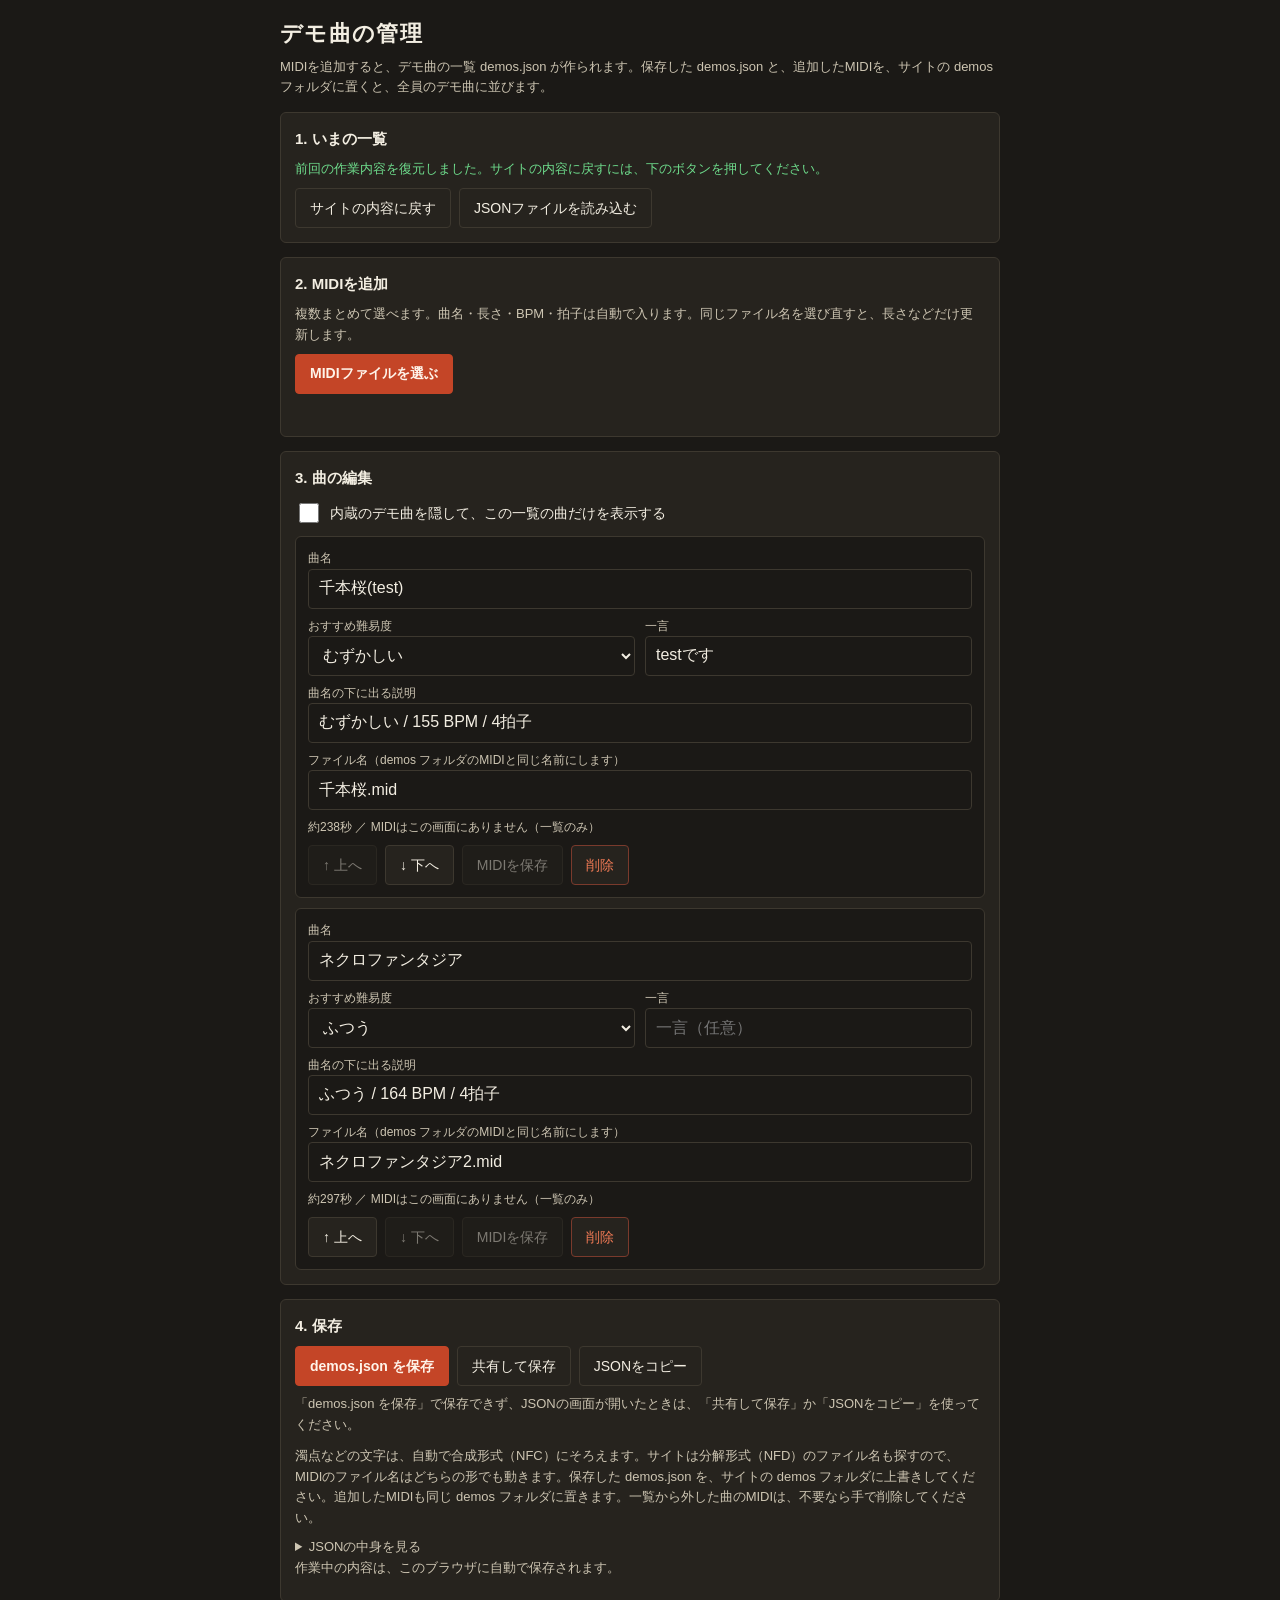
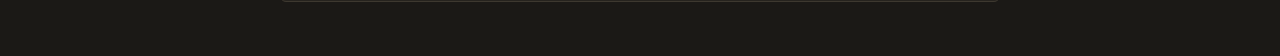
<file: demos/admin.html>
<!doctype html>
<html lang="ja">
<head>
<meta charset="utf-8">
<meta name="viewport" content="width=device-width,initial-scale=1">
<meta name="theme-color" content="#1b1916">
<meta name="robots" content="noindex">
<title>デモ曲の管理</title>
<style>
:root { --bg:#1b1916; --panel:#26231e; --line:#3d382f; --fg:#f3eee2; --mute:#cdc5b2; --tap:#c44527; --tap-l:#f07a55; --on-tap:#fff4ea; --warn:#f2d98a; --ng:#ff7a7a; }
* { box-sizing:border-box; }
body { margin:0; background:var(--bg); color:var(--fg); font:15px/1.6 -apple-system,BlinkMacSystemFont,"Hiragino Sans","Yu Gothic",sans-serif; padding:max(14px,env(safe-area-inset-top)) 14px 40px; }
main { max-width:720px; margin:0 auto; }
h1 { font:700 22px/1.3 "Hiragino Mincho ProN","Yu Mincho","Noto Serif JP",serif; letter-spacing:.06em; margin:6px 0 8px; }
h2 { font-size:15px; margin:0 0 8px; }
p { margin:0 0 8px; }
.lead, .hint { color:var(--mute); font-size:13px; }
section { background:var(--panel); border:1px solid var(--line); border-radius:6px; padding:14px; margin:14px 0; }
button, .btn { font:inherit; font-size:14px; min-height:40px; padding:0 14px; border-radius:4px; border:1px solid var(--line); background:var(--panel); color:var(--fg); cursor:pointer; display:inline-flex; align-items:center; justify-content:center; }
button.main, .btn.main { background:var(--tap); border-color:var(--tap); color:var(--on-tap); font-weight:700; }
button:disabled { opacity:.45; cursor:default; }
button.danger { border-color:#7a3a2c; color:var(--tap-l); }
.btns { display:flex; flex-wrap:wrap; gap:8px; margin-top:8px; }
input[type=file] { display:none; }
input[type=text], select { width:100%; min-height:40px; padding:8px 10px; font-size:16px; background:var(--bg); color:var(--fg); border:1px solid var(--line); border-radius:4px; }
label { display:block; font-size:12px; color:var(--mute); margin-top:8px; }
label.chk { display:flex; align-items:center; gap:8px; font-size:14px; color:var(--fg); margin-top:10px; }
label.chk input { width:20px; height:20px; accent-color:var(--tap); }
.status { min-height:1.6em; font-size:13px; color:var(--mute); }
.status.ok { color:#6edc8c; } .status.ng { color:var(--ng); }
.card { border:1px solid var(--line); border-radius:6px; padding:12px; margin-top:10px; background:var(--bg); }
.grid2 { display:grid; grid-template-columns:1fr 1fr; gap:10px; }
@media (max-width:480px) { .grid2 { grid-template-columns:1fr; } }
.meta { font-size:12px; color:var(--mute); margin-top:8px; }
.warn { font-size:12px; color:var(--warn); margin-top:4px; }
.empty { color:var(--mute); font-size:13px; padding:10px 0; }
pre { background:var(--bg); border:1px solid var(--line); border-radius:4px; padding:10px; overflow:auto; font-size:12px; max-height:260px; white-space:pre-wrap; word-break:break-all; }
summary { cursor:pointer; font-size:13px; color:var(--mute); }
</style>
</head>
<body>
<main>
  <h1>デモ曲の管理</h1>
  <p class="lead">MIDIを追加すると、デモ曲の一覧 demos.json が作られます。保存した demos.json と、追加したMIDIを、サイトの demos フォルダに置くと、全員のデモ曲に並びます。</p>

  <section>
    <h2>1. いまの一覧</h2>
    <p id="src" class="status">読み込み中…</p>
    <div class="btns">
      <button id="reload" type="button">サイトの内容に戻す</button>
      <label class="btn" for="jsonIn" style="margin:0">JSONファイルを読み込む</label><input id="jsonIn" type="file" accept=".json,application/json">
    </div>
  </section>

  <section>
    <h2>2. MIDIを追加</h2>
    <p class="hint">複数まとめて選べます。曲名・長さ・BPM・拍子は自動で入ります。同じファイル名を選び直すと、長さなどだけ更新します。</p>
    <div class="btns"><label class="btn main" for="midiIn" style="margin:0">MIDIファイルを選ぶ</label><input id="midiIn" type="file" accept=".mid,.midi,audio/midi,audio/x-midi" multiple></div>
    <p id="msg" class="status" aria-live="polite"></p>
  </section>

  <section>
    <h2>3. 曲の編集</h2>
    <label class="chk"><input id="hideBuiltin" type="checkbox"> 内蔵のデモ曲を隠して、この一覧の曲だけを表示する</label>
    <div id="list"></div>
  </section>

  <section>
    <h2>4. 保存</h2>
    <p id="problem" class="warn" hidden></p>
    <div class="btns">
      <button id="save" class="main" type="button">demos.json を保存</button>
      <button id="share" type="button" hidden>共有して保存</button>
      <button id="copy" type="button">JSONをコピー</button>
    </div>
    <p class="hint" style="margin-top:8px">「demos.json を保存」で保存できず、JSONの画面が開いたときは、「共有して保存」か「JSONをコピー」を使ってください。</p>
    <p class="hint" style="margin-top:10px">濁点などの文字は、自動で合成形式（NFC）にそろえます。サイトは分解形式（NFD）のファイル名も探すので、MIDIのファイル名はどちらの形でも動きます。保存した demos.json を、サイトの demos フォルダに上書きしてください。追加したMIDIも同じ demos フォルダに置きます。一覧から外した曲のMIDIは、不要なら手で削除してください。</p>
    <details><summary>JSONの中身を見る</summary><pre id="json"></pre></details>
    <p class="hint">作業中の内容は、このブラウザに自動で保存されます。</p>
  </section>
</main>

<script>
(function () {
"use strict";
var DIFFS = [["easy", "やさしい"], ["normal", "ふつう"], ["hard", "むずかしい"], ["lunatic", "狂気的ー"]];
var FILE_RE = /^[\p{L}\p{N}\p{M}_\-. ]{1,80}\.midi?$/iu;     // サイト本体（index.html）と同じ規則
var DRAFT = "mr_demo_admin_v1";
var state = { hideBuiltin: false, songs: [] };
var $ = function (id) { return document.getElementById(id); };

/* ---------- 補助 ---------- */
/* iOSなどで濁点が分解された文字(NFD)になることがあるため、保存する文字はすべて合成形式(NFC)にそろえる */
function nfc(s) { return String(s == null ? "" : s).normalize("NFC"); }
function jp(d) { for (var i = 0; i < DIFFS.length; i++) if (DIFFS[i][0] === d) return DIFFS[i][1]; return ""; }
function autoSub(s) { return s.bpm ? jp(s.diff) + " / " + s.bpm + " BPM / " + (s.sig || 4) + "拍子" : ""; }
var SUB_RE = /^(?:やさしい|ふつう|むずかしい|狂気的ー) \/ (\d+) BPM \/ (\d+)拍子$/;
function say(text, cls) { var m = $("msg"); m.textContent = text; m.className = "status" + (cls ? " " + cls : ""); }
function h(tag, props) {
  var e = document.createElement(tag);
  Object.keys(props || {}).forEach(function (k) { if (k === "text") e.textContent = props[k]; else if (k in e && k !== "list") e[k] = props[k]; else e.setAttribute(k, props[k]); });
  for (var i = 2; i < arguments.length; i++) if (arguments[i]) e.append(arguments[i]);
  return e;
}
function stem(f) { return f.replace(/\.midi?$/i, ""); }
function readBuf(f) {
  if (f.arrayBuffer) return f.arrayBuffer();
  return new Promise(function (ok, ng) { var r = new FileReader(); r.onload = function () { ok(r.result); }; r.onerror = function () { ng(r.error); }; r.readAsArrayBuffer(f); });
}

/* ---------- MIDI解析（長さ・BPM・拍子・曲名） ---------- */
function decodeTitle(bytes) {
  var tries = ["utf-8", "shift_jis"];
  for (var i = 0; i < tries.length; i++) {
    try { var t = new TextDecoder(tries[i], { fatal: true }).decode(bytes).trim(); if (t && !/[\u0000-\u001f\ufffd]/.test(t)) return nfc(t).slice(0, 60); } catch (e) {}
  }
  return null;
}
function analyze(buf) {
  var b = new Uint8Array(buf), n = b.length;
  if (n < 14 || String.fromCharCode(b[0], b[1], b[2], b[3]) !== "MThd") throw new Error("MIDIファイルではありません");
  var dv = new DataView(buf), ntrk = dv.getUint16(10), div = dv.getUint16(12);
  if (div & 0x8000) throw new Error("この形式のMIDIには対応していません");
  var pos = 8 + dv.getUint32(4), tempos = [], sig = null, title = null, endTick = 0, noteEnd = 0;
  function vl(i) { var v = 0, c; do { if (i >= n) throw new Error("MIDIが壊れています"); c = b[i++]; v = v * 128 + (c & 0x7f); } while (c & 0x80); return [v, i]; }
  for (var t = 0; t < ntrk; t++) {
    if (pos + 8 > n || String.fromCharCode(b[pos], b[pos + 1], b[pos + 2], b[pos + 3]) !== "MTrk") break;
    var stop = Math.min(n, pos + 8 + dv.getUint32(pos + 4)), i = pos + 8, tick = 0, run = 0;
    while (i < stop) {
      var r = vl(i); tick += r[0]; i = r[1]; var st = b[i];
      if (st === 0xff) {
        var typ = b[i + 1]; r = vl(i + 2); var l = r[0], j = r[1], d = b.subarray(j, j + l); i = j + l;
        if (typ === 0x51 && l === 3) tempos.push([tick, d[0] * 65536 + d[1] * 256 + d[2]]);
        else if (typ === 0x58 && l >= 2 && !sig) sig = d[0];
        else if (typ === 0x03 && t === 0 && !title && l) title = decodeTitle(d);
      } else if (st === 0xf0 || st === 0xf7) { r = vl(i + 1); i = r[1] + r[0]; }
      else {
        if (st & 0x80) { run = st; i++; }
        if ((run & 0xf0) === 0x80 || (run & 0xf0) === 0x90) noteEnd = Math.max(noteEnd, tick);
        i += ((run & 0xf0) === 0xc0 || (run & 0xf0) === 0xd0) ? 1 : 2;
      }
    }
    endTick = Math.max(endTick, tick); pos = stop;
  }
  if (noteEnd) endTick = noteEnd;      // 末尾の余白ではなく、最後の音の終わりまでを曲の長さとする
  tempos.sort(function (a, c) { return a[0] - c[0]; });
  if (!tempos.length || tempos[0][0] > 0) tempos.unshift([0, 500000]);
  var sec = 0, lastT = 0, lastUs = tempos[0][1];
  for (var k = 1; k < tempos.length; k++) { if (tempos[k][0] > endTick) break; sec += (tempos[k][0] - lastT) * lastUs / div / 1e6; lastT = tempos[k][0]; lastUs = tempos[k][1]; }
  sec += (endTick - lastT) * lastUs / div / 1e6;
  if (!(sec > 0)) throw new Error("音が見つかりません");
  return { title: title, sec: Math.round(sec), bpm: Math.round(6e7 / tempos[0][1]), sig: sig || 4 };
}

/* ---------- 状態の保存と出力 ---------- */
function plain(s) { var o = { name: nfc(s.name), file: nfc(s.file), diff: s.diff, sub: nfc(s.sub), desc: nfc(s.desc), sec: s.sec }; if (s.key) o.key = nfc(s.key); return o; }
function toJson() { return JSON.stringify({ hideBuiltin: !!state.hideBuiltin, songs: state.songs.map(plain) }, null, 2) + "\n"; }
function problems(s) {
  var p = [];
  if (!nfc(s.name).trim()) p.push("曲名が空です");
  if (!FILE_RE.test(nfc(s.file)) || s.file.indexOf("..") >= 0) p.push("ファイル名に使えない文字があります。使えるのは文字・数字・- _ . と空白だけで、拡張子は .mid か .midi です");
  var same = state.songs.filter(function (o) { return nfc(o.file) === nfc(s.file); }).length;
  if (same > 1) p.push("同じファイル名の曲があります");
  return p;
}
function persist() {
  try { localStorage.setItem(DRAFT, JSON.stringify({ hideBuiltin: state.hideBuiltin, songs: state.songs.map(function (s) { var o = plain(s); o.bpm = s.bpm; o.sig = s.sig; o.subAuto = s.subAuto; return o; }) })); } catch (e) {}
  $("json").textContent = toJson();
  var bad = state.songs.reduce(function (c, s) { return c + (problems(s).length ? 1 : 0); }, 0), el = $("problem");
  el.hidden = !bad; el.textContent = bad ? "ファイル名などに問題がある曲が " + bad + " 件あります。直すまで、その曲はサイトに表示されません。" : "";
}

/* ---------- 取り込み ---------- */
function normalize(j) {
  var list = Array.isArray(j) ? j : (j && Array.isArray(j.songs) ? j.songs : []);
  var songs = [];
  list.slice(0, 200).forEach(function (x) {
    if (!x || typeof x !== "object" || (!x.name && !x.file)) return;
    var s = { name: nfc(x.name).slice(0, 60), file: nfc(x.file), diff: jp(x.diff) ? x.diff : "normal", sub: nfc(x.sub).slice(0, 40), desc: nfc(x.desc).slice(0, 80), sec: x.sec > 0 && x.sec < 7200 ? Math.round(x.sec) : 0 };
    if (x.key) s.key = nfc(x.key);
    var m = SUB_RE.exec(s.sub);
    s.bpm = x.bpm > 0 ? x.bpm : (m ? +m[1] : 0); s.sig = x.sig > 0 ? x.sig : (m ? +m[2] : 4);
    s.subAuto = typeof x.subAuto === "boolean" ? x.subAuto : !!m;
    songs.push(s);
  });
  return { hideBuiltin: !!(j && !Array.isArray(j) && j.hideBuiltin), songs: songs };
}
function setState(j, label) { state = normalize(j); $("hideBuiltin").checked = state.hideBuiltin; render(); persist(); $("src").textContent = label; $("src").className = "status ok"; }
async function loadSite() {
  var urls = ["demos.json", "demos/demos.json"];
  for (var i = 0; i < urls.length; i++) {
    try { var r = await fetch(urls[i], { cache: "no-store" }); if (!r.ok) continue; var j = await r.json(); setState(j, "サイトの demos.json を読み込みました（" + normalize(j).songs.length + "曲）"); return true; } catch (e) {}
  }
  setState({ hideBuiltin: false, songs: [] }, "サイトの demos.json が見つかりません。空の状態から始めます。");
  $("src").className = "status"; return false;
}
async function addFiles(files) {
  var added = 0, updated = 0, errs = [];
  for (var i = 0; i < files.length; i++) {
    var f = files[i], fname = nfc(f.name);
    if (!/\.midi?$/i.test(fname)) { errs.push(fname + ": MIDIファイルではありません"); continue; }
    try {
      var buf = await readBuf(f), a = analyze(buf), cur = null;
      state.songs.forEach(function (s) { if (nfc(s.file) === fname) cur = s; });
      if (cur) { cur.sec = a.sec; cur.bpm = a.bpm; cur.sig = a.sig; cur.buf = buf; if (cur.subAuto) cur.sub = autoSub(cur); updated++; }
      else {
        var s = { name: a.title || stem(fname).slice(0, 60), file: fname, diff: "normal", desc: "", sec: a.sec, bpm: a.bpm, sig: a.sig, subAuto: true, buf: buf };
        s.sub = autoSub(s); state.songs.push(s); added++;
      }
    } catch (e) { errs.push(fname + ": " + e.message); }
  }
  render(); persist();
  var parts = []; if (added) parts.push(added + "曲を追加"); if (updated) parts.push(updated + "曲を更新");
  say((parts.join("、") || "追加なし") + (errs.length ? "。読み込めなかったファイル: " + errs.join(" ／ ") : "") + (added || updated ? "。MIDIは、保存した demos.json と同じ demos フォルダに置いてください" : ""), errs.length ? "ng" : "ok");
}

/* ---------- 画面 ---------- */
/* iOSのSafariなどは、application/json や audio/midi のままだと download 指定を無視してその場で開くことがある。
   汎用のバイナリ型にして、必ずダウンロードとして扱わせる */
function download(name, blob) {
  var url = URL.createObjectURL(new Blob([blob], { type: "application/octet-stream" }));
  var a = document.createElement("a"); a.href = url; a.download = name; a.rel = "noopener"; a.style.display = "none";
  document.body.append(a); a.click(); a.remove();
  setTimeout(function () { URL.revokeObjectURL(url); }, 60000);
}
/* 共有シート経由で「ファイルに保存」できる環境(iPhoneなど)向け。ダウンロードが効かないときの代わり */
function shareTypes(name) { return /\.json$/i.test(name) ? ["application/json", "text/plain"] : ["audio/midi", "application/octet-stream"]; }
function shareFileFor(name, text) {
  if (!window.File || !navigator.canShare || !navigator.share) return null;
  var types = shareTypes(name);
  for (var i = 0; i < types.length; i++) {
    try { var f = new File([text], name, { type: types[i] }); if (navigator.canShare({ files: [f] })) return f; } catch (e) {}
  }
  return null;
}
function move(i, d) { var j = i + d; if (j < 0 || j >= state.songs.length) return; var t = state.songs[i]; state.songs[i] = state.songs[j]; state.songs[j] = t; render(); persist(); }
function render() {
  var box = $("list"); box.textContent = "";
  if (!state.songs.length) { box.append(h("p", { className: "empty", text: "まだ曲がありません。上の「MIDIを追加」から選んでください。" })); return; }
  state.songs.forEach(function (s, i) {
    var warn = h("div"), subIn, fileIn, meta = h("p", { className: "meta" });
    function check() {
      warn.textContent = ""; problems(s).forEach(function (m) { warn.append(h("p", { className: "warn", text: m })); });
      meta.textContent = (s.sec ? "約" + s.sec + "秒" : "長さ不明") + " ／ " + (s.buf ? "MIDIを読み込み済み" : "MIDIはこの画面にありません（一覧のみ）");
    }
    function fix(el, set) { return function () { var v = nfc(el.value); if (v !== el.value) el.value = v; set(v); check(); persist(); }; }
    var nameIn = h("input", { type: "text", value: s.name, maxLength: 60, oninput: function () { s.name = nameIn.value; check(); persist(); } });
    nameIn.onchange = fix(nameIn, function (v) { s.name = v; });
    var diffIn = h("select", { onchange: function () { s.diff = diffIn.value; if (s.subAuto) { s.sub = autoSub(s); subIn.value = s.sub; } persist(); } });
    DIFFS.forEach(function (d) { var o = h("option", { value: d[0], text: d[1] }); if (d[0] === s.diff) o.selected = true; diffIn.append(o); });
    var descIn = h("input", { type: "text", value: s.desc, maxLength: 80, placeholder: "一言（任意）", oninput: function () { s.desc = descIn.value; persist(); } });
    descIn.onchange = fix(descIn, function (v) { s.desc = v; });
    subIn = h("input", { type: "text", value: s.sub, maxLength: 40, oninput: function () { s.sub = subIn.value; s.subAuto = false; persist(); } });
    subIn.onchange = fix(subIn, function (v) { s.sub = v; });
    fileIn = h("input", { type: "text", value: s.file, maxLength: 80, oninput: function () { s.file = fileIn.value; check(); persist(); } });
    fileIn.onchange = fix(fileIn, function (v) { s.file = v; });
    var save = h("button", { type: "button", text: "MIDIを保存", disabled: !s.buf, title: "いまのファイル名でMIDIを保存します", onclick: function () { download(nfc(s.file), new Blob([s.buf], { type: "audio/midi" })); } });
    var del = h("button", { type: "button", className: "danger", text: "削除", onclick: function () {
      if (!confirm("「" + (s.name || s.file) + "」を一覧から外しますか。\nMIDIファイルは demos フォルダに残るので、不要なら手で削除してください。")) return;
      state.songs.splice(i, 1); render(); persist(); say("「" + (s.name || s.file) + "」を一覧から外しました", "ok"); } });
    var card = h("div", { className: "card" },
      h("label", { text: "曲名", style: "margin-top:0" }), nameIn,
      h("div", { className: "grid2" }, h("div", {}, h("label", { text: "おすすめ難易度" }), diffIn), h("div", {}, h("label", { text: "一言" }), descIn)),
      h("label", { text: "曲名の下に出る説明" }), subIn,
      h("label", { text: "ファイル名（demos フォルダのMIDIと同じ名前にします）" }), fileIn, warn, meta,
      h("div", { className: "btns" },
        h("button", { type: "button", text: "↑ 上へ", disabled: i === 0, onclick: function () { move(i, -1); } }),
        h("button", { type: "button", text: "↓ 下へ", disabled: i === state.songs.length - 1, onclick: function () { move(i, 1); } }),
        save, del));
    check(); box.append(card);
  });
}

/* ---------- 配線 ---------- */
$("midiIn").onchange = function () { var f = Array.prototype.slice.call(this.files); this.value = ""; if (f.length) addFiles(f); };
$("jsonIn").onchange = async function () {
  var f = this.files[0]; this.value = ""; if (!f) return;
  try { var buf = await readBuf(f), j = JSON.parse(new TextDecoder("utf-8").decode(buf)); setState(j, "「" + f.name + "」を読み込みました（" + normalize(j).songs.length + "曲）"); }
  catch (e) { $("src").textContent = "JSONを読み込めませんでした: " + e.message; $("src").className = "status ng"; }
};
$("hideBuiltin").onchange = function () { state.hideBuiltin = this.checked; persist(); };
$("reload").onclick = function () { if (state.songs.length && !confirm("編集中の内容を破棄して、サイトの demos.json に戻しますか。")) return; loadSite(); };
$("save").onclick = function () { download("demos.json", new Blob([toJson()], { type: "application/json" })); say("demos.json を保存しました。サイトの demos フォルダに置いてください", "ok"); };
if (shareFileFor("demos.json", "{}")) $("share").hidden = false;
$("share").onclick = async function () {
  var f = shareFileFor("demos.json", toJson());
  if (!f) { say("この環境では共有で保存できません。「JSONをコピー」を使ってください", "ng"); return; }
  try { await navigator.share({ files: [f], title: "demos.json" }); say("共有しました。「ファイルに保存」を選ぶと、demos.json として保存できます", "ok"); }
  catch (e) { if (e && e.name === "AbortError") return; say("共有できませんでした: " + (e && e.message ? e.message : e), "ng"); }
};
$("copy").onclick = async function () {
  try { await navigator.clipboard.writeText(toJson()); say("JSONをコピーしました", "ok"); }
  catch (e) { var d = document.querySelector("details"); d.open = true; var r = document.createRange(); r.selectNodeContents($("json")); var s = getSelection(); s.removeAllRanges(); s.addRange(r); say("コピーできませんでした。表示したJSONを選択してコピーしてください", "ng"); }
};
window.__admin = { addFiles: addFiles, analyze: analyze, getState: function () { return state; }, toJson: toJson, loadSite: loadSite, setState: setState };

/* ---------- 起動 ---------- */
var draft = null;
try { draft = JSON.parse(localStorage.getItem(DRAFT) || "null"); } catch (e) {}
if (draft && Array.isArray(draft.songs) && draft.songs.length) setState(draft, "前回の作業内容を復元しました。サイトの内容に戻すには、下のボタンを押してください。");
else loadSite();
})();
</script>
</body>
</html>
</file>
